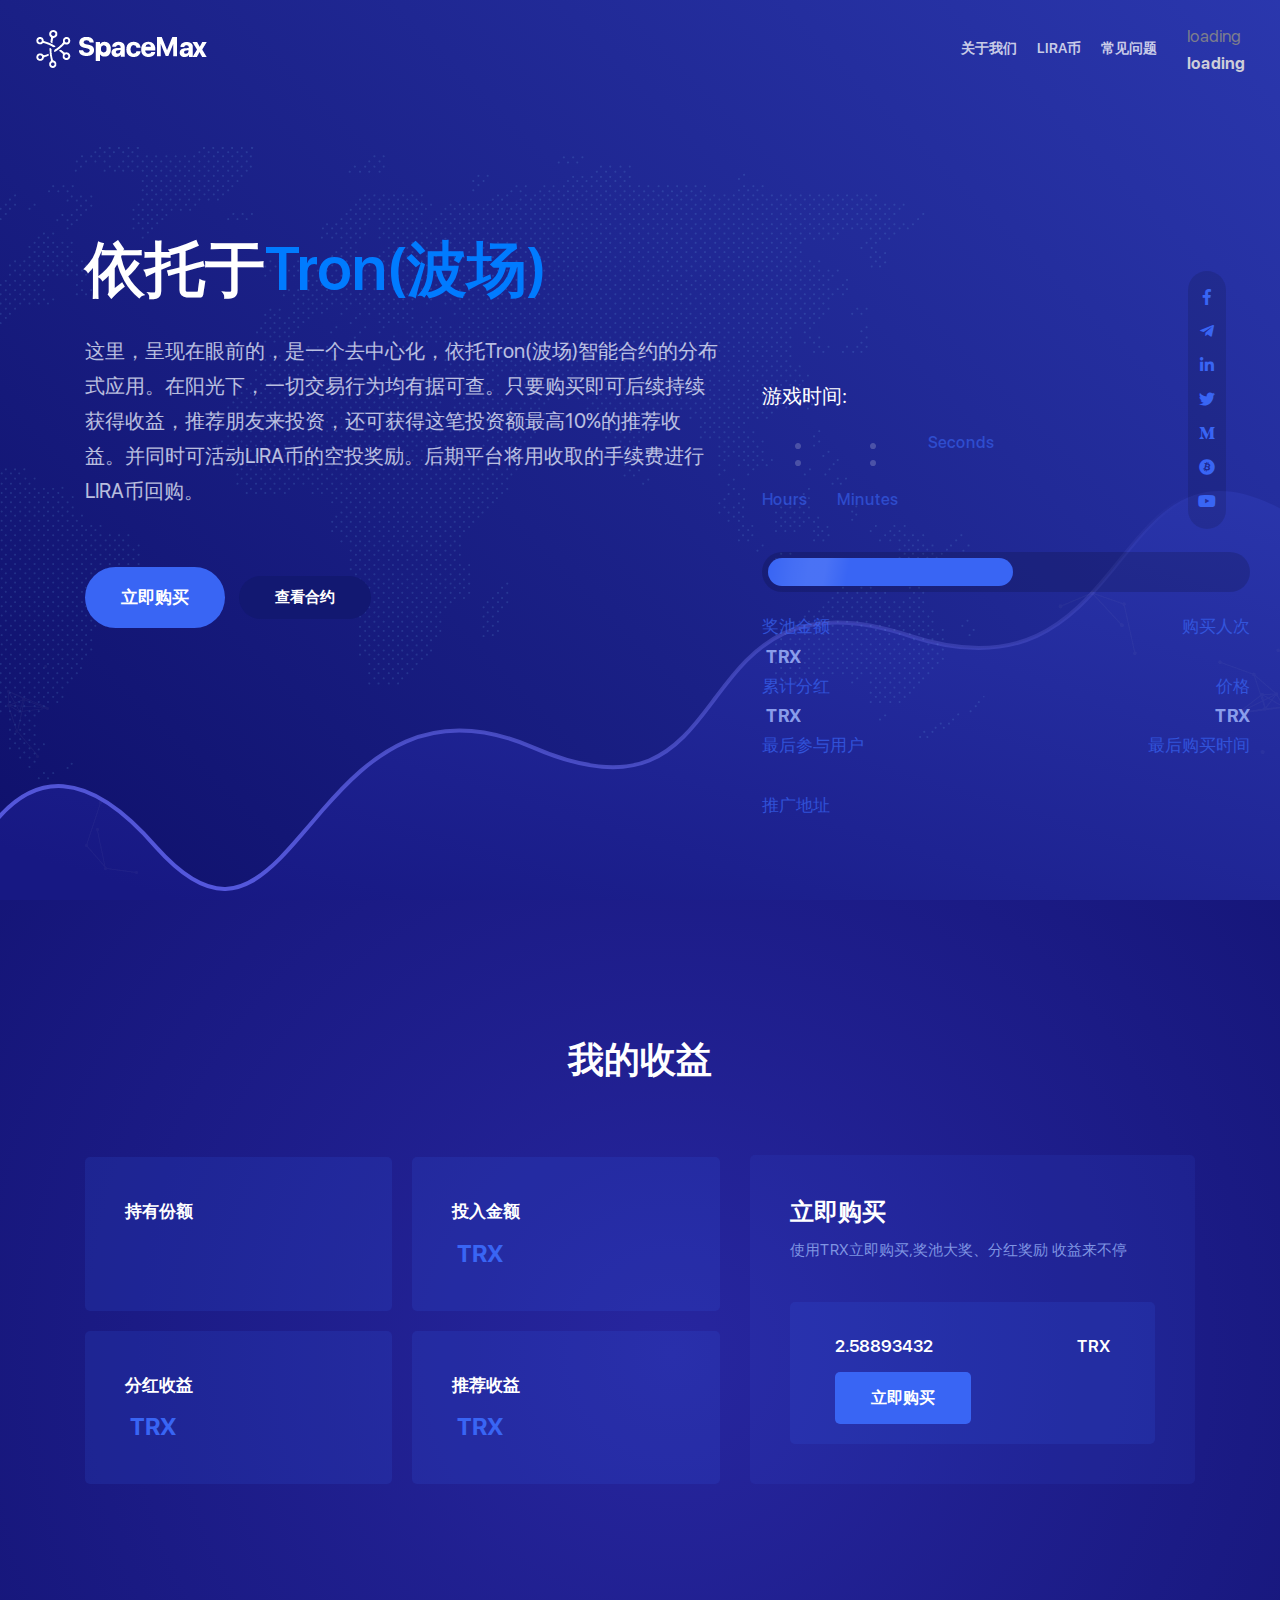
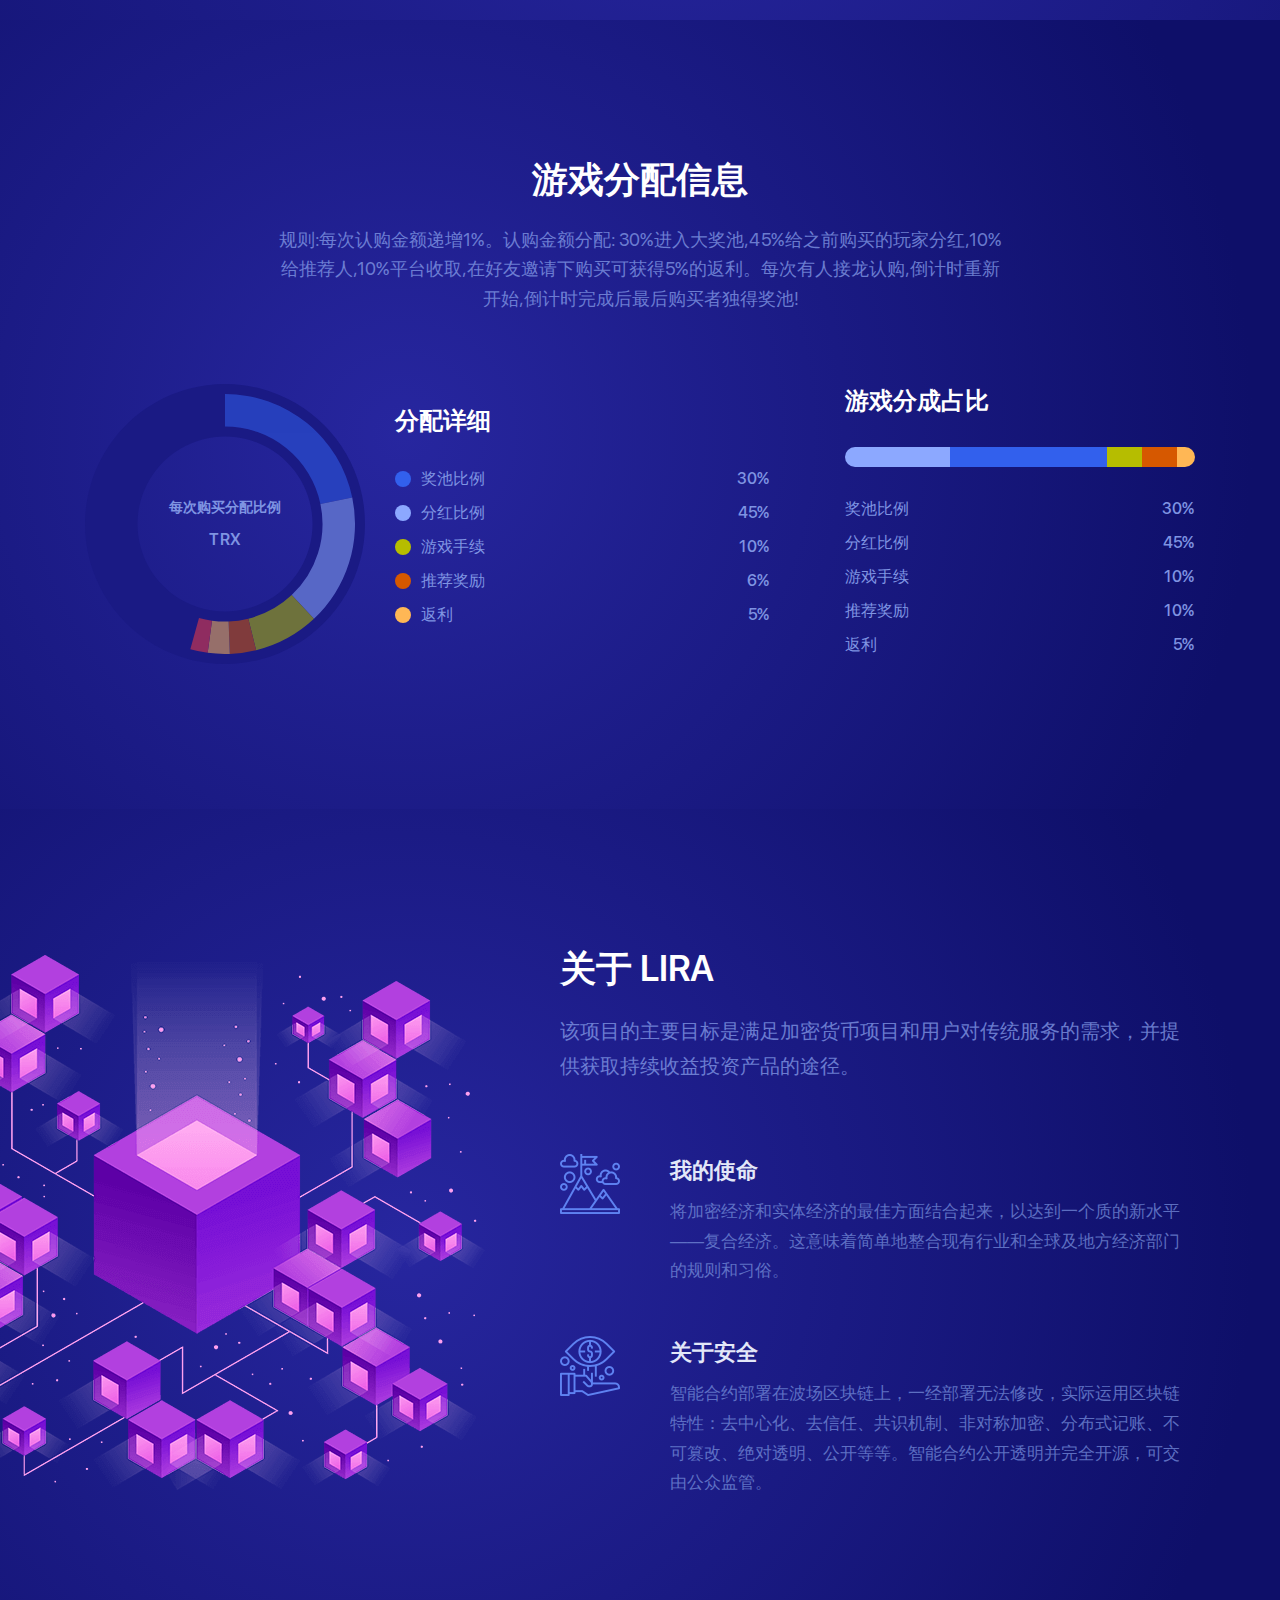
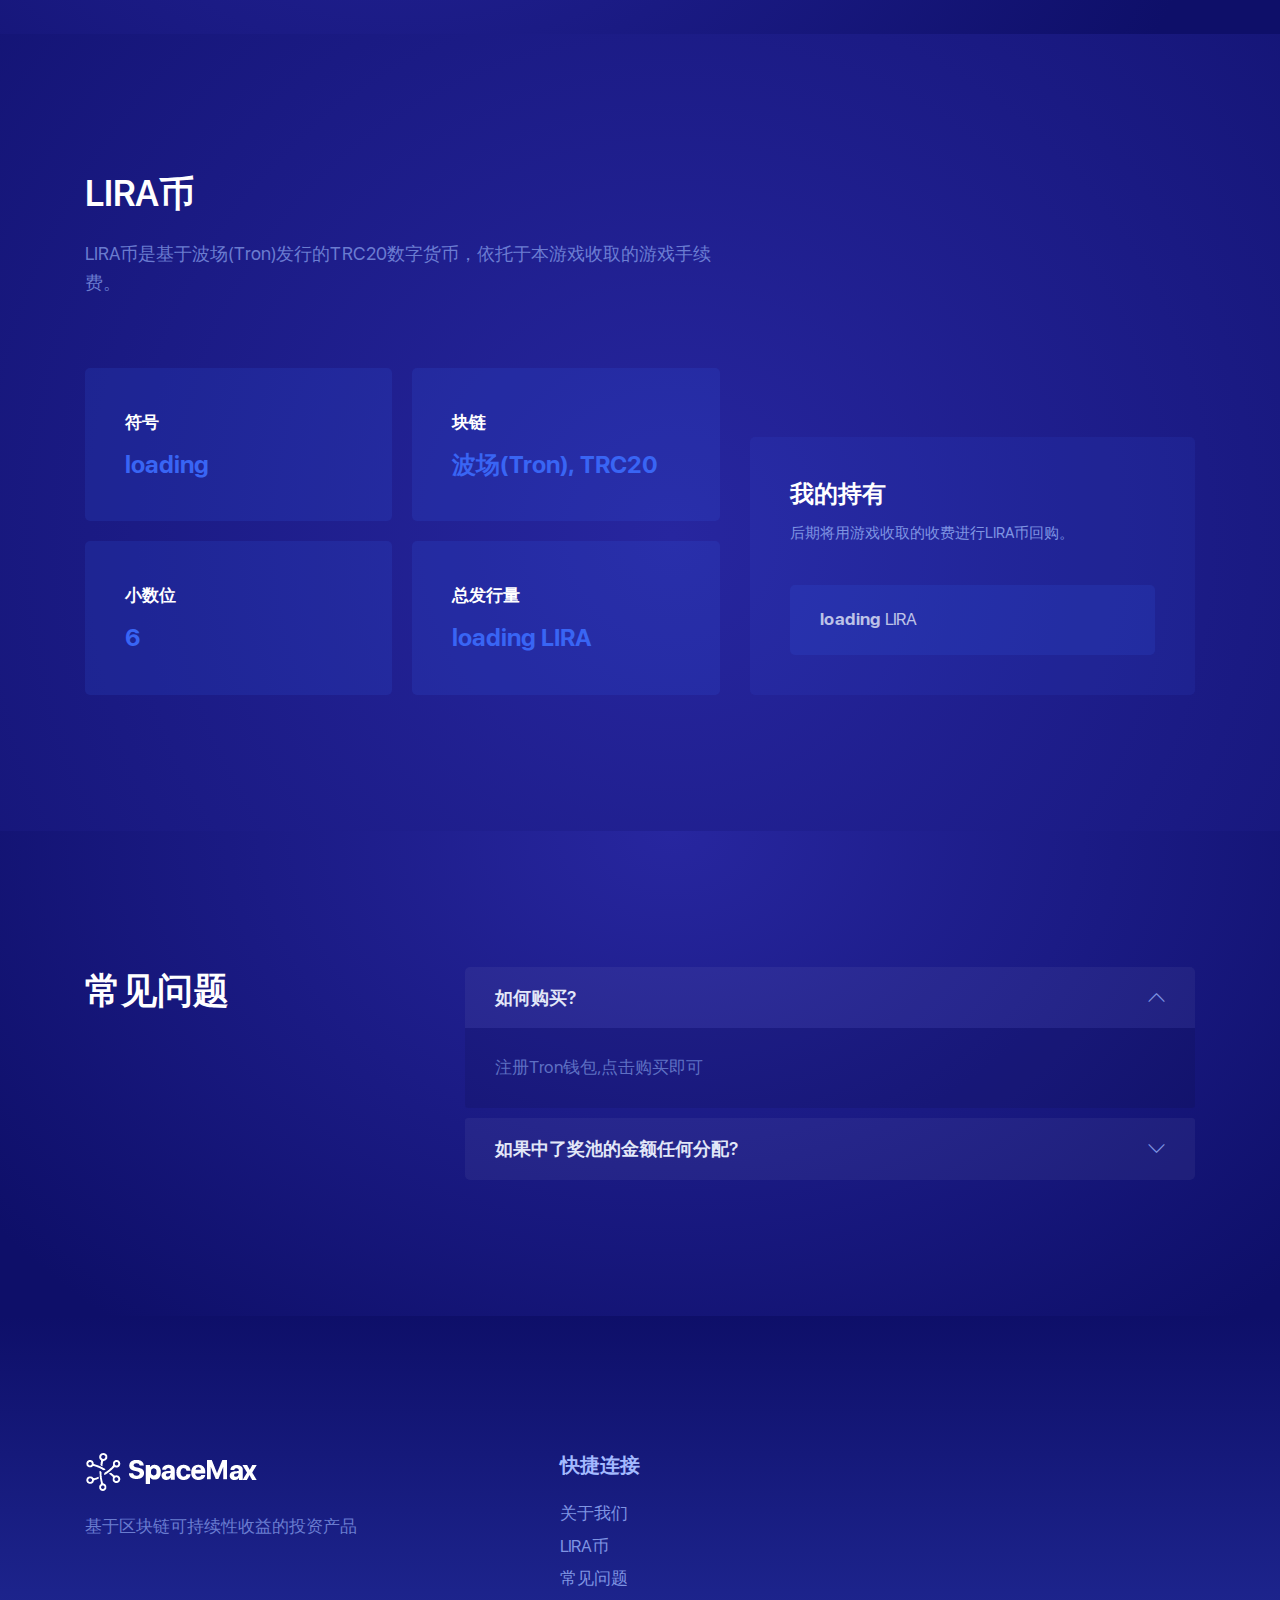
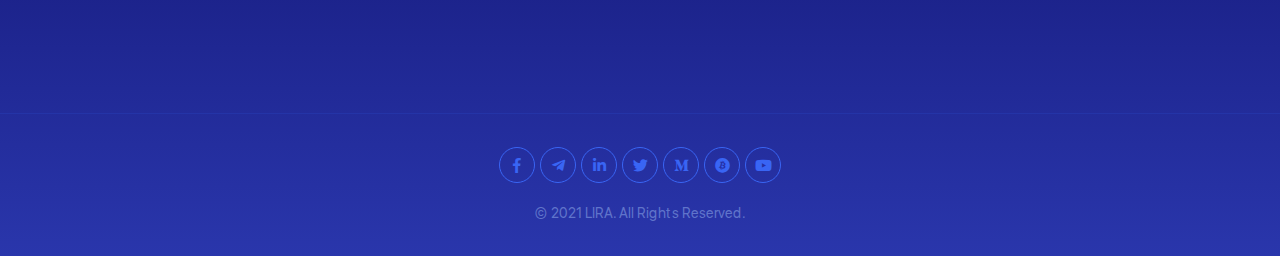
<file: index.html>
<!DOCTYPE html>
<html lang="en">

<head>
    <meta charset="UTF-8" />
    <meta name="viewport" content="width=device-width, initial-scale=1.0" />
    <meta http-equiv="X-UA-Compatible" content="ie=edge" />
    <title>里拉斜塔 | LIRA</title>
    <link rel="icon" type="image/png" sizes="32x32" href="favicon.png" />
    <link href="fonts/sfuidisplay.css" rel="stylesheet" />
    <link rel="stylesheet" href="css/all.css" />
    <link rel="stylesheet" href="css/plugins.min.css" />
    <link rel="stylesheet" href="css/app.css" />
    <link rel="stylesheet" href="css/custom.css" />
</head>

<body class="theme-blue" data-spy="scroll" data-target="#navbar-nav" data-animation="false" data-appearance="darkblue">
    <!--loading-->
    <div class="mask bg_4" id="loading" style="display:none;">
        <div class="loading">
            <div class="loading_bar"></div>
        </div>
    </div>
    <div class="preloader">
        <div class="wrapper">
            <div class="blobs">
                <div class="blob-center"></div>
                <div class="blob"></div>
                <div class="blob"></div>
                <div class="blob"></div>
                <div class="blob"></div>
                <div class="blob"></div>
                <div class="blob"></div>
            </div>
            <div>
                <div class="loader-canvas canvas-left"></div>
                <div class="loader-canvas canvas-right"></div>
            </div>
        </div>
    </div>
    <main class="main">
        <header class="navbar navbar-sticky sticky-bg-color--darkblue navbar-expand-lg navbar-dark">
            <div class="container-fluid position-relative">
                <a class="navbar-brand" href="index.html">
                    <img class="navbar-brand__regular" src="img/brand-logo-white.png" alt="brand-logo">
                    <img class="navbar-brand__sticky" src="img/brand-logo-white.png" alt="sticky brand-logo">
                </a>
                <button class="navbar-toggler d-lg-none" type="button" data-toggle="navbarToggler"
                    aria-label="Toggle navigation"> <span class="navbar-toggler-icon"></span> </button>
                <div class="navbar-inner ml-lg-auto">
                    <button class="navbar-toggler d-lg-none" type="button" data-toggle="navbarToggler"
                        aria-label="Toggle navigation"> <span class="navbar-toggler-icon"></span> </button>
                    <nav>
                        <ul class="navbar-nav" id="navbar-nav">
                            <li class="nav-item"> <a class="nav-link" href="#about">关于我们</a> </li>
                            <li class="nav-item"> <a class="nav-link" href="#token-sale-details">LIRA币</a> </li>

                            <li class="nav-item"> <a class="nav-link" href="#faq">常见问题</a> </li>
                        </ul>
                    </nav>
                </div>
                <div
                    class="d-flex flex-column flex-sm-row align-items-center d-sm-inline-block ml-lg-1 ml-xl-2 mr-5 mr-sm-6 m-lg-0 header_right">
                    <!--<a href="#" class="btn btn-size--md btn-border btn-border--width--2 btn-border--color--primary color--white rounded--full btn-hover--3d btn-hover--splash d-none d-sm-inline-block"> <span class="btn__text d-flex align-items-center">Join our Telegram </span> </a>
                    <a href="#" class="btn btn-size--md btn-bg--primary rounded--full btn-hover--3d btn-hover--splash"> <span class="btn__text d-flex align-items-center"> <i class="icon icon-a-add color--white pr-1 h6-font font-w--700"></i> Sign up </span> </a>-->

                    <p>loading</p>
                    <strong class="text-color--200">loading</strong>
                </div>
            </div>
        </header>
        <section
            class="hero hero--v6 hero--full section--darkblue bg-gradient--darkblue--1 d-flex align-items-center hidden">
            <div class="background-holder background--bottom z-index1">
                <img src="img/layout/map-1.png" alt="image" class="background-image-holder" />
            </div>
            <div class="svg-shape svg-shape-wave d-none d-lg-block">
                <svg xmlns="http://www.w3.org/2000/svg" viewbox="0 0 1920 620">
                    <defs>
                        <lineargradient id="wave-1-a" x1="91.821%" x2="8.258%" y1="-3.695%" y2="81.178%">
                            <stop offset="0%" stop-color="#2A36AC" />
                            <stop offset="100%" stop-color="#171883" />
                        </lineargradient>
                        <lineargradient id="wave-1-b" x1="90.535%" x2="10.832%" y1="4.232%" y2="85.759%">
                            <stop offset="0%" stop-color="#7679EC" stop-opacity="0" />
                            <stop offset="100%" stop-color="#5659E1" />
                        </lineargradient>
                    </defs>
                    <path class="svg-line" fill="url(#wave-1-a)" fill-rule="evenodd" stroke="url(#wave-1-b)"
                        stroke-width="6"
                        d="M-22.367223,829.365369 C47.8180949,725.233038 134.111268,731.437531 234.193598,847.152817 C273.353512,891.087195 307.028199,910.593177 338.265123,909.853439 C365.092805,909.218118 390.288083,894.182042 420.454093,863.630787 C429.588386,854.379841 438.997249,843.964548 451.335914,829.645952 C453.858532,826.718541 476.633091,799.992904 483.603802,791.987122 C504.948033,767.473516 522.234002,749.459356 540.435668,733.563857 C562.788651,714.043017 585.163058,699.16629 608.833467,688.824275 C664.49258,664.505837 726.433205,665.853427 799.302255,697.505792 C874.685922,730.250439 930.021659,735.252444 973.79212,717.251707 C992.450868,709.578239 1009.12469,697.759955 1025.59014,681.307946 C1038.52265,668.385995 1049.41242,655.028513 1067.90797,630.411498 C1069.06331,628.873768 1074.30586,621.882493 1075.73545,619.980561 C1094.31817,595.258063 1105.7581,581.219491 1119.4406,567.377636 C1137.08772,549.52499 1155.23692,536.056623 1175.64738,526.508862 C1223.79391,503.986512 1284.04516,503.894195 1364.18517,530.10651 C1441.86592,555.514446 1503.30729,554.203957 1555.08071,530.306348 C1577.09537,520.14481 1597.32891,505.962764 1617.26372,487.437577 C1633.34022,472.497869 1648.09715,456.026992 1667.76056,431.934359 C1670.72185,428.306027 1689.78833,404.658967 1695.30396,397.965487 C1712.53689,377.052492 1725.79585,362.613652 1739.58866,350.465124 C1756.33384,335.716199 1772.9761,325.393365 1790.81046,319.319361 C1831.54878,305.444757 1878.51106,314.004559 1937.4923,348.861006 C2123.16473,458.588806 2144.25888,666.20199 2001.45303,970.525832 L2000.65244,972.231901 L-125.452084,994.056123 L-22.422471,829.450405 L-22.367223,829.365369 Z"
                        transform="translate(0 -310)" />
                </svg>
            </div>
            <div class="container">
                <div class="row">
                    <div
                        class="col-12 col-md-10 col-lg-8 col-xl-7 mx-auto mx-lg-0 mb-3 mt-8 mt-lg-0 text-center text-lg-left z-index2">
                        <div class="hero-content">
                            <h1 class="hero__title font-w--600 mb-2 mb-lg-3">依托于<a href="https://tron.network/"
                                    target="_blank">Tron(波场)</a> </h1>
                            <p class="hero__description text-color--200 font-size--20 opacity--80 mb-3 mb-lg-5 mb-md-6">
                                这里，呈现在眼前的，是一个去中心化，依托Tron(波场)智能合约的分布式应用。在阳光下，一切交易行为均有据可查。只要购买即可后续持续获得收益，推荐朋友来投资，还可获得这笔投资额最高10%的推荐收益。并同时可活动LIRA币的空投奖励。后期平台将用收取的手续费进行LIRA币回购。
                            </p>
                            <div class="button-group d-flex flex-row flex-sm-row align-items-center d-sm-inline-block">
                                <a href="#"
                                    class="btn buy_now btn-bg--primary rounded--full btn-hover--3d btn-hover--splash">
                                    <span class="btn__text">立即购买</span> </a>
                                <a href="#" target="_blank"
                                    class="btn view_contract btn-bg--darkblue rounded--full btn-hover--3d btn-hover--splash btn-size--sm">
                                    <span class="btn__text">查看合约</span> </a>
                            </div>
                        </div>
                    </div>

                    <div
                        class="col-xl-5 col-lg-7 position-relative pos-abs-xl-bottom-right z-index1 col-12 pb-md-5 pr-3 text-left">
                        <div class="ico-progress ico-progress--v1">
                            <div class="text-center text-lg-left">
                                <span class="font-size--20 color--white mb-1" id="game_name">游戏时间:</span>
                                <ul class="countdown d-flex mb-4 justify-content-center justify-content-lg-start text-left"
                                    id="date" data-date="1622016350000">
                                    <!--<li class="d-flex flex-column mr-2 mr-sm-3"> <span class="countdown__count h2-font font-w--500 mb-1" id="days"></span> <span class="color--primary font-w--500 opacity--60">Days</span> </li>-->
                                    <li class="d-flex flex-column mr-2 mr-sm-3"> <span
                                            class="countdown__count h2-font font-w--500 mb-1" id="hours"></span> <span
                                            class="color--primary font-w--500 opacity--60">Hours</span> </li>
                                    <li class="d-flex flex-column mr-2 mr-sm-3"> <span
                                            class="countdown__count h2-font font-w--500 mb-1" id="minutes"></span> <span
                                            class="color--primary font-w--500 opacity--60">Minutes</span> </li>
                                    <li class="d-flex flex-column"> <span
                                            class="countdown__count h2-font font-w--500 mb-1" id="seconds"></span> <span
                                            class="color--primary font-w--500 opacity--60">Seconds</span> </li>
                                </ul>
                            </div>
                            <div class="ico-progress-bar rounded--full d-flex align-items-center mb-2">
                                <div class="ico-progress-bar__inner rounded--full bg-color--primary jsElement"
                                    id="date_progress" data-progress-horizon="50.22"></div>
                            </div>

                            <div class="d-flex justify-content-between">
                                <div class="ico-progress__text">
                                    <span class="body-font color--primary opacity--70 font-w--500">奖池金额</span>
                                    <p class="text-color--300 h6-font font-w--700"><span id="prize_value"></span> TRX
                                    </p>
                                </div>
                                <div class="ico-progress__text text-right">
                                    <span class="body-font color--primary opacity--70 font-w--500">购买人次</span>
                                    <p class="text-color--300 h6-font font-w--700"><span id="join_member"></span></p>
                                </div>

                            </div>
                            <div class="d-flex justify-content-between">
                                <div class="ico-progress__text">
                                    <span class="body-font color--primary opacity--70 font-w--500">累计分红</span>
                                    <p class="text-color--300 h6-font font-w--700"><span id="total_bonus"></span> TRX</p>
                                </div>
                                <div class="ico-progress__text text-right">
                                    <span class="body-font color--primary opacity--70 font-w--500">价格</span>
                                    <p class="text-color--300 h6-font font-w--700"><span class="info_price"></span> TRX</p>
                                </div>

                            </div>
                            <div class="d-flex justify-content-between">
                                <div class="ico-progress__text">
                                    <span class="body-font color--primary opacity--70 font-w--500">最后参与用户</span>
                                    <p class="text-color--300 h6-font font-w--700"><span id="last_user"></span></p>
                                </div>
                                <div class="ico-progress__text text-right">
                                    <span class="body-font color--primary opacity--70 font-w--500">最后购买时间</span>
                                    <p class="text-color--300 h6-font font-w--700"><span id="last_time"></span></p>
                                </div>
                            </div>
                            <div class="d-flex justify-content-between"  id="recommond_link" style="display:none;" >
                                <div class="ico-progress__text">
                                    <span class="body-font color--primary opacity--70 font-w--500">推广地址</span>
                                    <h6><a href="#"></a></h6>
                                </div>
                            </div>
                        </div>
                    </div>
                    <div class="col-12 col-md-1 pos-abs-md-vertical-center pos-right text-center  mr-md-3 mr-xl-2 z-index1">
                        <ul class="icon-group icon-group--vertical rounded--full justify-content-center mb-3 mb-md-10">
                            <li><a href="#" class="color--primary"><i class="fab fa-facebook-f"></i></a></li>
                            <li><a href="#" class="color--primary"><i class="fab fa-telegram-plane"></i></a></li>
                            <li><a href="#" class="color--primary"><i class="fab fa-linkedin-in"></i></a></li>
                            <li><a href="#" class="color--primary"><i class="fab fa-twitter"></i></a></li>
                            <li><a href="#" class="color--primary"><i class="fab fa-medium-m"></i></a></li>
                            <li><a href="#" class="color--primary"><i class="fab fa-bitcoin"></i></a></li>
                            <li><a href="#" class="color--primary"><i class="fab fa-youtube"></i></a></li>
                        </ul>
             
                    </div>
                </div>
            </div>
        </section>
        <!--我的信息-->

        <section class="space token-sale-details token-sale-details--v1 section--darkblue bg-gradient--darkblue--3"
            id="my_report">
            <div class="container">
                <div class="row">
                    <div class="col-12 col-sm-10 col-md-8 mx-auto">
                        <div class="text-center mb-5 mb-lg-7 reveal">
                            <h2 class="h3-font font-w--600 mb-2">我的收益</h2>

                        </div>
                    </div>
                </div>
                <div class="row align-items-end">
                    <div class="col-12 col-lg-6 col-xl-7 mx-auto mx-md-0 remove-space--bottom">

                        <div class="d-flex flex-row mb-2 reveal">
                            <div class="card bg-color--blue-opacity--15 border--none p-2 p-md-4 mr-2 w-100">
                                <span class="body-font font-w--600 mb-1">持有份额</span>
                                <span class="color--primary h4-font font-w--700"><span
                                        id="user_have_count"></span></span>
                            </div>
                            <div class="card bg-color--blue-opacity--15 border--none p-2 p-md-4 w-100">
                                <span class="body-font font-w--600 mb-1">投入金额</span>
                                <span class="color--primary h4-font font-w--700"><span id="user_income_value"></span>
                                    TRX</span>
                            </div>
                        </div>
                        <div class="d-flex flex-row mb-2 reveal">
                            <div class="card bg-color--blue-opacity--15 border--none p-2 p-md-4 mr-2 w-100">
                                <span class="body-font font-w--600 mb-1">分红收益</span>
                                <span class="color--primary h4-font font-w--700"><span
                                        id="user_investment_value"></span> TRX</span>
                            </div>
                            <div class="card bg-color--blue-opacity--15 border--none p-2 p-md-4 w-100">
                                <span class="body-font font-w--600 mb-1">推荐收益</span>
                                <span class="color--primary h4-font font-w--700"><span id="user_recommend_value"></span>
                                    TRX</span>
                            </div>
                        </div>

                    </div>

                    <div class="col-12 col-lg-6 col-xl-5 mt-2 mt-lg-0">
                        <div class="token-calculator bg-color--blue-opacity--10 rounded--05 p-2 p-md-4 reveal">
                            <div class="mb-4">
                                <h3 class="h4-font font-w--600 mb-1">立即购买 </h3>
                                <span class="text-color--400 font-size--15">使用TRX立即购买,奖池大奖、分红奖励 收益来不停</span>
                            </div>

                            <div class="token-calculator-fields bg-color--blue-opacity--15 rounded--05 mt-3">

                                <div class="input-field-row pb-0">
                                    <input type="number" readonly="" value="2.58893432"
                                        class="currency-input body-font font-w--600 btn_price" />
                                    <span
                                        class="currency-name currency-name--target body-font font-w--600 text-uppercase">TRX</span>
                                </div>
                                <div class="input-field-row pb-0">
                                    <!-- Button BG Primary -->
                                    <a href="#" class="btn btn-bg--primary btn-size--md mr-1 buy_now"><span
                                            class="btn__text">立即购买</span></a>
                                </div>

                            </div>
                        </div>
                    </div>
                </div>
            </div>
        </section>
        <!--分配-->
        <section class="space token-saleinfo token-saleinfo--v1 section--darkblue bg-gradient--darkblue--2">
            <div class="container">
                <div class="row">
                    <div class="col-12 col-sm-10 col-md-8 mx-auto">
                        <div class="text-center mb-5 mb-lg-7 reveal">
                            <h2 class="h3-font font-w--600 mb-2">游戏分配信息</h2>
                            <p class="h6-font">规则:每次认购金额递增1%。认购金额分配:
                                30%进入大奖池,45%给之前购买的玩家分红,10%给推荐人,10%平台收取,在好友邀请下购买可获得5%的返利。每次有人接龙认购,倒计时重新开始,倒计时完成后最后购买者独得奖池!
                            </p>
                        </div>
                    </div>
                </div>
                <div class="row">
                    <div class="col-12 col-lg-8 pr-lg-6 mb-4 mb-lg-0">
                        <div class="token-saleinfo-dist d-md-flex align-items-md-center reveal">
                            <div id="pie-chart--v1"
                                class="pie-chart--flat position-relative mx-auto mr-md-3 mb-3 mb-md-0">
                                <div class="text-center d-flex flex-column pos-abs-center">
                                    <span class="text-color--400 font-size--14 font-w--600 mb-1">每次购买分配比例</span>
                                    <!--<span class="text-color--400 font-w--600 mb-1">购买金额</span>-->
                                    <span class="text-color--400 font-w--600">TRX</span>
                                </div>
                            </div>
                            <div class="content dist-content">
                                <h3 class="h4-font font-w--600 mb-3">分配详细</h3>
                                <ul class="content-list list-unstyled remove-space--bottom">
                                    <li class="font-w--500 d-flex align-items-center justify-content-between mb-1">
                                        <div class="d-flex align-items-center">
                                            <span class="oval--md mr-1 jsElement" data-bg-color="#3260ED"></span>
                                            <span class="content-list__name text-color--400">奖池比例</span>
                                        </div> <span class="content-list__value text-color--400">30%</span>
                                    </li>
                                    <li class="font-w--500 d-flex align-items-center justify-content-between mb-1">
                                        <div class="d-flex align-items-center">
                                            <span class="oval--md mr-1 jsElement" data-bg-color="#8CA8FF"></span>
                                            <span class="content-list__name text-color--400">分红比例</span>
                                        </div> <span class="content-list__value text-color--400">45%</span>
                                    </li>
                                    <li class="font-w--500 d-flex align-items-center justify-content-between mb-1">
                                        <div class="d-flex align-items-center">
                                            <span class="oval--md mr-1 jsElement" data-bg-color="#B6BD00"></span>
                                            <span class="content-list__name text-color--400">游戏手续</span>
                                        </div> <span class="content-list__value text-color--400">10%</span>
                                    </li>
                                    <li class="font-w--500 d-flex align-items-center justify-content-between mb-1">
                                        <div class="d-flex align-items-center">
                                            <span class="oval--md mr-1 jsElement" data-bg-color="#D65800"></span>
                                            <span class="content-list__name text-color--400">推荐奖励</span>
                                        </div> <span class="content-list__value text-color--400">6%</span>
                                    </li>
                                    <li class="font-w--500 d-flex align-items-center justify-content-between mb-1">
                                        <div class="d-flex align-items-center">
                                            <span class="oval--md mr-1 jsElement" data-bg-color="#FFB755"></span>
                                            <span class="content-list__name text-color--400">返利</span>
                                        </div> <span class="content-list__value text-color--400">5%</span>
                                    </li>
                                </ul>


                            </div>
                        </div>
                    </div>
                    <div class="col-12 col-lg-4 ml-auto">
                        <div class="content allocation-content reveal">
                            <h3 class="h4-font font-w--600 mb-3">游戏分成占比 </h3>
                            <div class="allocation-bar-wrapper bar-chart--v1 position-relative d-flex mb-3">
                                <div class="bar-portion jsElement" data-bg-color="#8ca8ff" data-progress-horizon="30">
                                    <span data-tooltip="">奖池比例 30%</span>
                                </div>
                                <div class="bar-portion jsElement" data-bg-color="#3260ed" data-progress-horizon="45">
                                    <span data-tooltip="">分红比例 45%</span>
                                </div>
                                <div class="bar-portion jsElement" data-bg-color="#b6bd00" data-progress-horizon="10">
                                    <span data-tooltip="">游戏手续 10%</span>
                                </div>
                                <div class="bar-portion jsElement" data-bg-color="#d65800" data-progress-horizon="10">
                                    <span data-tooltip="">推荐奖励 10%</span>
                                </div>
                                <div class="bar-portion jsElement" data-bg-color="#ffb755" data-progress-horizon="5">
                                    <span data-tooltip="">返利 5%</span>
                                </div>
                            </div>
                            <ul class="content-list list-unstyled remove-space--bottom">
                                <li class="font-w--500 d-flex align-items-center justify-content-between mb-1">
                                    <div class="d-flex align-items-center">
                                        <span class="content-list__name text-color--400">奖池比例</span>
                                    </div> <span class="content-list__value text-color--400">30%</span>
                                </li>
                                <li class="font-w--500 d-flex align-items-center justify-content-between mb-1">
                                    <div class="d-flex align-items-center">
                                        <span class="content-list__name text-color--400">分红比例</span>
                                    </div> <span class="content-list__value text-color--400">45%</span>
                                </li>
                                <li class="font-w--500 d-flex align-items-center justify-content-between mb-1">
                                    <div class="d-flex align-items-center">
                                        <span class="content-list__name text-color--400">游戏手续</span>
                                    </div> <span class="content-list__value text-color--400">10%</span>
                                </li>
                                <li class="font-w--500 d-flex align-items-center justify-content-between mb-1">
                                    <div class="d-flex align-items-center">
                                        <span class="content-list__name text-color--400">推荐奖励</span>
                                    </div> <span class="content-list__value text-color--400">10%</span>
                                </li>
                                <li class="font-w--500 d-flex align-items-center justify-content-between mb-1">
                                    <div class="d-flex align-items-center">
                                        <span class="content-list__name text-color--400">返利</span>
                                    </div> <span class="content-list__value text-color--400">5%</span>
                                </li>
                            </ul>
                        </div>
                    </div>
                </div>
            </div>
        </section>
        <!--关于我们-->
        <section class="space about about--v1 section--darkblue bg-gradient--darkblue--2" id="about">
            <div class="container">
                <div class="row align-items-center">
                    <div class="col-12 col-lg-5 mb-6 mb-lg-0">
                        <picture class="about__image">
                            <img src="img/illustration-01.png" alt="illustration" />
                        </picture>
                    </div>
                    <div class="col-12 col-lg-7 remove-space--bottom">
                        <div class="mb-5 mb-lg-7 text-center text-lg-left reveal">
                            <h2 class="h3-font font-w--600 mb-2">关于 LIRA</h2>
                            <p class="font-size--20">该项目的主要目标是满足加密货币项目和用户对传统服务的需求，并提供获取持续收益投资产品的途径。</p>
                        </div>
                        <div class="d-md-flex mb-4 mb-lg-5 text-center text-md-left reveal">
                            <span class="mb-3 mb-lg-0 mr-md-5"> <img src="img/icon-mission.png" alt="icon" /> </span>
                            <div>
                                <h3 class="h5-font font-w--600 text-color--200 mb-1">我的使命</h3>
                                <p class="text-color--500">
                                    将加密经济和实体经济的最佳方面结合起来，以达到一个质的新水平——复合经济。这意味着简单地整合现有行业和全球及地方经济部门的规则和习俗。</p>
                            </div>
                        </div>
                        <div class="d-md-flex mb-4 mb-lg-5 text-center text-md-left reveal">
                            <span class="mb-3 mb-lg-0 mr-md-5"> <img src="img/icon-vision.png" alt="icon" /> </span>
                            <div>
                                <h3 class="h5-font font-w--600 text-color--200 mb-1">关于安全</h3>
                                <p class="text-color--500">
                                    智能合约部署在波场区块链上，一经部署无法修改，实际运用区块链特性：去中心化、去信任、共识机制、非对称加密、分布式记账、不可篡改、绝对透明、公开等等。智能合约公开透明并完全开源，可交由公众监管。
                                </p>
                            </div>
                        </div>
                        <!--<div class="d-md-flex mb-4 mb-lg-5 text-center text-md-left reveal">
                            <span class="mb-3 mb-lg-0 mr-md-5"> <img src="img/icon-background.png" alt="icon" /> </span>
                            <div>
                                <h3 class="h5-font font-w--600 text-color--200 mb-1">Our Background</h3>
                                <p class="text-color--500">IcoNijna brings together best aspects of crypto- and real economy in order to get to a qualitatively new level - composite economy. This means a simple integration of rules and customs of existing industries and segments of global and local economies.</p>
                            </div>
                        </div>-->
                    </div>
                </div>
            </div>
        </section>

        <!--LIRA币介绍-->
        <section class="space token-sale-details token-sale-details--v1 section--darkblue bg-gradient--darkblue--3"
            id="token-sale-details">
            <div class="container">
                <div class="row align-items-end">
                    <div class="col-12 col-lg-6 col-xl-7 mx-auto mx-md-0 remove-space--bottom">
                        <div class="mb-5 mb-lg-7 text-center text-md-left reveal">
                            <h2 class="h3-font font-w--600 mb-2">LIRA币</h2>
                            <p class="h6-font">LIRA币是基于波场(Tron)发行的TRC20数字货币，依托于本游戏收取的游戏手续费。</p>
                        </div>
                        <div class="d-flex flex-row mb-2 reveal">
                            <div class="card bg-color--blue-opacity--15 border--none p-2 p-md-4 mr-2 w-100">
                                <span class="body-font font-w--600 mb-1">符号</span>
                                <span class="color--primary h4-font font-w--700"><strong id="leela_symbol">loading</strong></span>
                            </div>
                            <div class="card bg-color--blue-opacity--15 border--none p-2 p-md-4 w-100">
                                <span class="body-font font-w--600 mb-1">块链</span>
                                <span class="color--primary h4-font font-w--700">波场(Tron), TRC20</span>
                            </div>
                        </div>
                        <div class="d-flex flex-row mb-2 reveal">
                            <div class="card bg-color--blue-opacity--15 border--none p-2 p-md-4 mr-2 w-100">
                                <span class="body-font font-w--600 mb-1">小数位</span>
                                <span class="color--primary h4-font font-w--700">6</span>
                            </div>
                            <div class="card bg-color--blue-opacity--15 border--none p-2 p-md-4 w-100">
                                <span class="body-font font-w--600 mb-1">总发行量</span>
                                <span class="color--primary h4-font font-w--700"><strong id="leela_totalsupply">loading</strong> LIRA</span>
                            </div>
                        </div>
                    </div>
                    <div class="col-12 col-lg-6 col-xl-5 mt-2 mt-lg-0">
                        <div class="token-calculator bg-color--blue-opacity--10 rounded--05 p-2 p-md-4 reveal">
                            <div class="mb-4">
                                <h3 class="h4-font font-w--600 mb-1">我的持有 </h3>
                                <span class="text-color--400 font-size--15">后期将用游戏收取的收费进行LIRA币回购。</span>
                            </div>
                            <!--<div class="d-flex align-items-center flex-wrap">
                                <button class="token-calculator__coin token-calculator__coin--is-active d-flex align-items-center rounded--05"> <img src="img/icon-eth.svg" alt="coin-icon" class="svg" /> <span class="coin-name font-w--600 color--white ml-1" data-coin="eth">以太坊</span> </button>
                                <button class="token-calculator__coin d-flex align-items-center rounded--05"> <img src="img/icon-btc.svg" alt="coin-icon" class="svg" /> <span class="coin-name font-w--600 color--white ml-1" data-coin="btc">比特币</span> </button>
                                <button class="token-calculator__coin d-flex align-items-center rounded--05"> <img src="img/icon-bch.svg" alt="coin-icon" class="svg" /> <span class="coin-name font-w--600 color--white ml-1" data-coin="bch">比特币现金</span> </button>
                                <button class="token-calculator__coin d-flex align-items-center rounded--05"> <img src="img/icon-ltc.svg" alt="coin-icon" class="svg" /> <span class="coin-name font-w--600 color--white ml-1" data-coin="ltc">莱特币</span> </button>
                            </div>-->
                            <div class="token-calculator-fields bg-color--blue-opacity--15 rounded--05 mt-3">
                                <p class="text-color--200"><strong id="leela_handle">loading</strong> LIRA</p>
                            
                            </div>
                        </div>
                    </div>
                </div>

            </div>
        </section>


        <section class="section--darkblue bg-gradient--darkblue--5">
            

            <div class="space faq faq--v1" id="faq">
                <div class="container">
                    <div class="row">
                        <div class="col-12 col-lg-4">
                            <div class="text-center text-sm-left mb-5 mb-lg-7 reveal">
                                <h2 class="h3-font font-w--600 mb-2">常见问题</h2>
                            </div>
                        </div>

                        <div class="col-12 col-lg-8">
                            <div class="accordion accordion--v1 reveal remove-space--bottom" id="accordion1">
                                <div class="card mb-1">
                                    <button class="btn btn-header btn-link" type="button" data-toggle="collapse"
                                        data-target="#collapse1" aria-expanded="true" aria-controls="collapse1">
                                        <span class="h6-font text-color--200 text-left font-w--600">如何购买?</span>
                                        <i class="icon icon-up-arrow"></i>
                                    </button>
                                    <div id="collapse1" class="collapse show" data-parent="#accordion1">
                                        <div class="card-body pl-3">
                                            <p class="text-color--500">注册Tron钱包,点击购买即可</p>
                                        </div>
                                    </div>
                                </div>

                                <div class="card mb-1">
                                    <button class="btn btn-header btn-link collapsed" type="button"
                                        data-toggle="collapse" data-target="#collapse2" aria-expanded="false"
                                        aria-controls="collapse2">
                                        <span class="h6-font text-color--200 text-left font-w--600">如果中了奖池的金额任何分配?</span>
                                        <i class="icon icon-up-arrow"></i>
                                    </button>
                                    <div id="collapse2" class="collapse" data-parent="#accordion1">
                                        <div class="card-body pl-3">
                                            <p class="text-color--500">因为我们智能合约部署在波场Tron区块链上,无需人工干预,到时如有人中了大奖将自动发放奖池的全部金额给中奖用户。</p>
                                        </div>
                                    </div>
                                </div>

                                

                            </div>
                        </div>
                    </div>

                </div>

            </div>

        </section>



        <footer class="footer section--darkblue bg-gradient--darkblue--6">
            <div class="space--top pb-6 pb-lg-10 border--bottom">
                <div class="container">
                    <div class="row">
                        <div class="col-12 col-md-9 col-lg-5 pr-lg-7 mb-4 mb-lg-0">
                            <span class="mb-2"> <img src="img/brand-logo-white.png" alt="brand-logo" /> </span>
                            <p>基于区块链可持续性收益的投资产品</p>
                        </div>
                        <div class="col-6 col-md-4 col-lg-2 mb-1 mb-lg-0">
                            <h3 class="font-size--20 text-color--300 mb-2 font-w--700">快捷连接</h3>
                            <ul class="list-unstyled">
                                <li><a href="#about" class="text-color--400 body-font">关于我们</a></li>
                                <li><a href="#token-sale-details" class="text-color--400 body-font">LIRA币</a></li>
                                <li><a href="##faq" class="text-color--400 body-font">常见问题</a></li>

                            </ul>
                        </div>


                    </div>
                </div>
            </div>
            <div class="py-3">
                <div class="container">
                    <div class="row">
                        <div class="col text-center">
                            <ul class="icon-group icon-rounded icon-rounded-color--primary justify-content-center">
                                <li><a href="#" class="color--primary"><i class="fab fa-facebook-f"></i></a></li>
                                <li><a href="#" class="color--primary"><i class="fab fa-telegram-plane"></i></a></li>
                                <li><a href="#" class="color--primary"><i class="fab fa-linkedin-in"></i></a></li>
                                <li><a href="#" class="color--primary"><i class="fab fa-twitter"></i></a></li>
                                <li><a href="#" class="color--primary"><i class="fab fa-medium-m"></i></a></li>
                                <li><a href="#" class="color--primary"><i class="fab fa-bitcoin"></i></a></li>
                                <li><a href="#" class="color--primary"><i class="fab fa-youtube"></i></a></li>
                            </ul>
                            <p class="text-color--500 font-size--14">&copy; 2021 <a href="#"
                                    class="text-color--500">LIRA</a>. All Rights Reserved.</p>
                        </div>
                    </div>
                </div>
            </div>
        </footer>
    </main>

    <script type="text/javascript" src="js/jquery-1.9.1.min.js"></script>
    <script src="js/TronWeb.js"></script>
    <script src="js/math.js" crossorigin="anonymous" referrerpolicy="no-referrer"></script>

    <script src="js/plugins.min.js"></script>
    <script src="js/app.js"></script>
    <script src="js/jquery.query.js" crossorigin="anonymous" referrerpolicy="no-referrer"></script>
</body>

</html>
</file>
